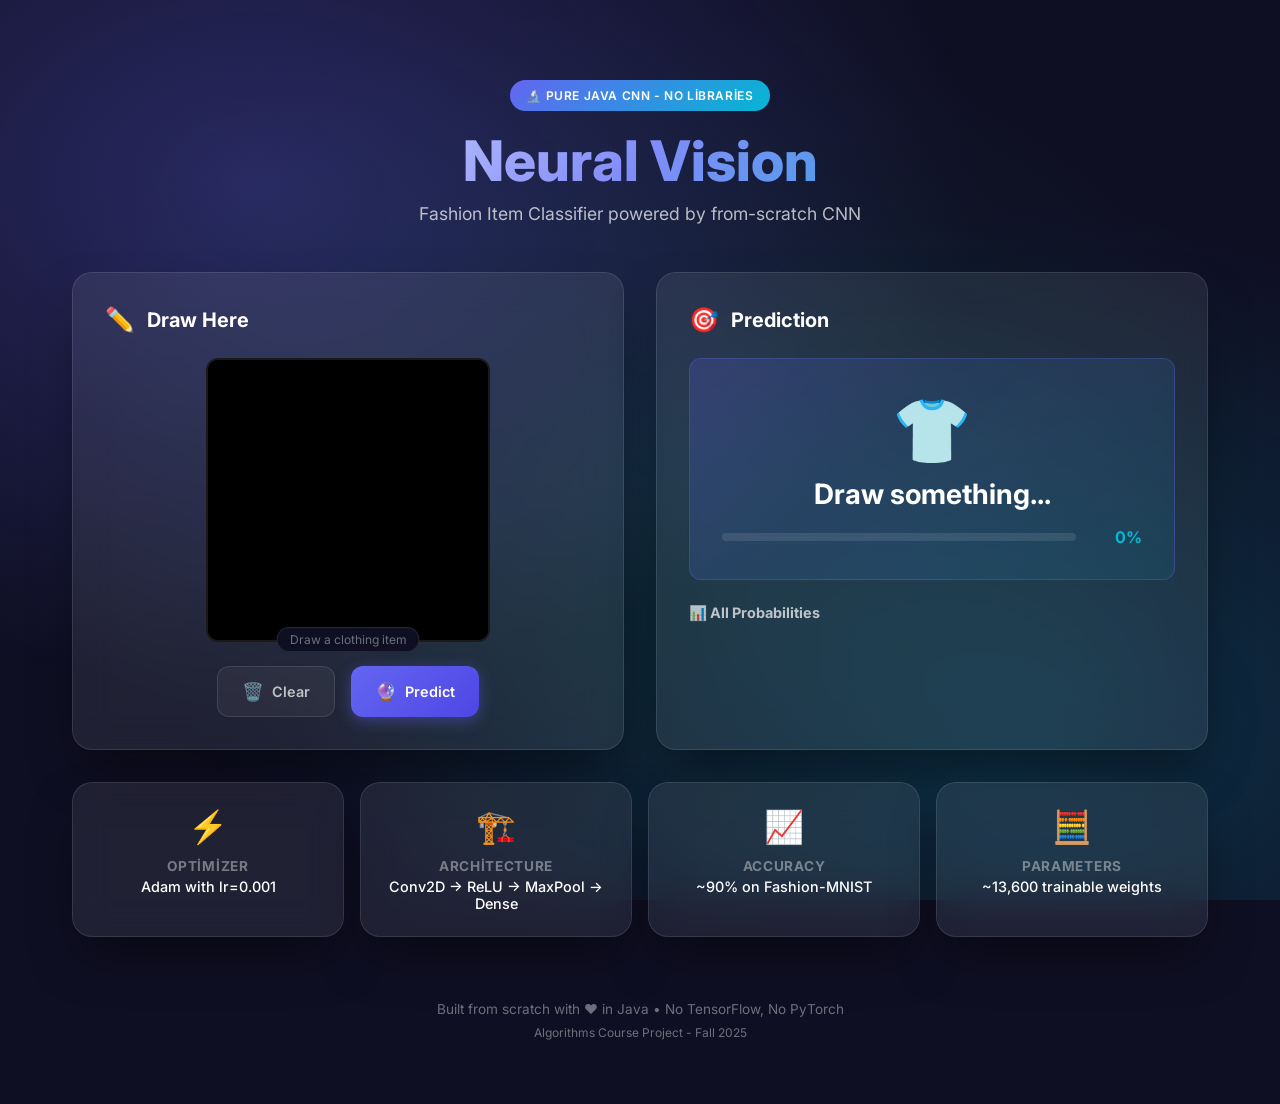
<file: index.html>
<!DOCTYPE html>
<html lang="tr">
<head>
    <meta charset="UTF-8">
    <meta name="viewport" content="width=device-width, initial-scale=1.0">
    <title>🧠 Neural Vision - AI Fashion Classifier</title>
    <link rel="stylesheet" href="style.css">
    <link href="https://fonts.googleapis.com/css2?family=Inter:wght@400;500;600;700;800&display=swap" rel="stylesheet">
</head>
<body>
    <div class="background-gradient"></div>
    
    <div class="container">
        <!-- Header -->
        <header class="hero">
            <div class="badge">🔬 Pure Java CNN - No Libraries</div>
            <h1>Neural Vision</h1>
            <p class="subtitle">Fashion Item Classifier powered by from-scratch CNN</p>
        </header>

        <!-- Main Content -->
        <main class="main-grid">
            <!-- Drawing Panel -->
            <section class="panel glass drawing-panel">
                <div class="panel-header">
                    <span class="panel-icon">✏️</span>
                    <h2>Draw Here</h2>
                </div>
                <div class="canvas-wrapper">
                    <canvas id="drawingCanvas" width="280" height="280"></canvas>
                    <div class="canvas-hint">Draw a clothing item</div>
                </div>
                <div class="controls">
                    <button id="clearBtn" class="btn btn-secondary">
                        <span class="btn-icon">🗑️</span> Clear
                    </button>
                    <button id="predictBtn" class="btn btn-primary">
                        <span class="btn-icon">🔮</span> Predict
                    </button>
                </div>
            </section>

            <!-- Results Panel -->
            <section class="panel glass results-panel">
                <div class="panel-header">
                    <span class="panel-icon">🎯</span>
                    <h2>Prediction</h2>
                </div>
                
                <div class="result-card" id="resultCard">
                    <div class="result-emoji" id="resultEmoji">👕</div>
                    <div class="result-label" id="predictedLabel">Draw something...</div>
                    <div class="confidence-wrapper">
                        <div class="confidence-bar">
                            <div class="confidence-fill" id="confidenceBar"></div>
                        </div>
                        <span class="confidence-text" id="confidenceValue">0%</span>
                    </div>
                </div>

                <div class="probabilities">
                    <h3>📊 All Probabilities</h3>
                    <ul id="probList" class="prob-list">
                        <!-- Filled by JS -->
                    </ul>
                </div>
            </section>
        </main>

        <!-- Info Cards -->
        <section class="info-grid">
            <div class="info-card glass">
                <div class="info-icon">⚡</div>
                <h3>Optimizer</h3>
                <p>Adam with lr=0.001</p>
            </div>
            <div class="info-card glass">
                <div class="info-icon">🏗️</div>
                <h3>Architecture</h3>
                <p>Conv2D → ReLU → MaxPool → Dense</p>
            </div>
            <div class="info-card glass">
                <div class="info-icon">📈</div>
                <h3>Accuracy</h3>
                <p>~90% on Fashion-MNIST</p>
            </div>
            <div class="info-card glass">
                <div class="info-icon">🧮</div>
                <h3>Parameters</h3>
                <p>~13,600 trainable weights</p>
            </div>
        </section>

        <!-- Footer -->
        <footer class="footer">
            <p>Built from scratch with ❤️ in Java • No TensorFlow, No PyTorch</p>
            <p class="footer-sub">Algorithms Course Project - Fall 2025</p>
        </footer>
    </div>

    <script src="script.js"></script>
</body>
</html>
</file>
<file: style.css>
/* =========================================
   Neural Vision - Modern Glassmorphism UI
   ========================================= */

:root {
    --primary: #6366f1;
    --primary-light: #818cf8;
    --primary-dark: #4f46e5;
    --accent: #06b6d4;
    --success: #10b981;
    --warning: #f59e0b;
    --bg-dark: #0f0f23;
    --bg-card: rgba(255, 255, 255, 0.05);
    --bg-glass: rgba(255, 255, 255, 0.08);
    --text-primary: #ffffff;
    --text-secondary: rgba(255, 255, 255, 0.7);
    --text-muted: rgba(255, 255, 255, 0.4);
    --border: rgba(255, 255, 255, 0.1);
    --shadow: 0 25px 50px -12px rgba(0, 0, 0, 0.5);
    --radius: 20px;
    --radius-sm: 12px;
}

* {
    margin: 0;
    padding: 0;
    box-sizing: border-box;
}

body {
    font-family: 'Inter', -apple-system, BlinkMacSystemFont, sans-serif;
    background: var(--bg-dark);
    color: var(--text-primary);
    min-height: 100vh;
    overflow-x: hidden;
}

/* Animated Gradient Background */
.background-gradient {
    position: fixed;
    top: 0;
    left: 0;
    width: 100%;
    height: 100%;
    background: 
        radial-gradient(ellipse at 20% 20%, rgba(99, 102, 241, 0.3) 0%, transparent 50%),
        radial-gradient(ellipse at 80% 80%, rgba(6, 182, 212, 0.2) 0%, transparent 50%),
        radial-gradient(ellipse at 50% 50%, rgba(16, 185, 129, 0.1) 0%, transparent 70%);
    animation: gradientShift 15s ease-in-out infinite;
    z-index: -1;
}

@keyframes gradientShift {
    0%, 100% { transform: scale(1) rotate(0deg); }
    50% { transform: scale(1.1) rotate(5deg); }
}

/* Container */
.container {
    max-width: 1200px;
    margin: 0 auto;
    padding: 2rem;
    position: relative;
}

/* Hero Header */
.hero {
    text-align: center;
    padding: 3rem 0;
}

.badge {
    display: inline-block;
    background: linear-gradient(135deg, var(--primary), var(--accent));
    color: white;
    padding: 0.5rem 1rem;
    border-radius: 50px;
    font-size: 0.75rem;
    font-weight: 600;
    text-transform: uppercase;
    letter-spacing: 0.05em;
    margin-bottom: 1rem;
    animation: pulse 2s ease-in-out infinite;
}

@keyframes pulse {
    0%, 100% { box-shadow: 0 0 0 0 rgba(99, 102, 241, 0.4); }
    50% { box-shadow: 0 0 0 15px rgba(99, 102, 241, 0); }
}

.hero h1 {
    font-size: 3.5rem;
    font-weight: 800;
    background: linear-gradient(135deg, #fff 0%, var(--primary-light) 50%, var(--accent) 100%);
    -webkit-background-clip: text;
    -webkit-text-fill-color: transparent;
    background-clip: text;
    margin-bottom: 0.5rem;
}

.subtitle {
    font-size: 1.1rem;
    color: var(--text-secondary);
}

/* Glass Panel */
.glass {
    background: var(--bg-glass);
    backdrop-filter: blur(20px);
    -webkit-backdrop-filter: blur(20px);
    border: 1px solid var(--border);
    border-radius: var(--radius);
    box-shadow: var(--shadow);
}

/* Main Grid */
.main-grid {
    display: grid;
    grid-template-columns: 1fr 1fr;
    gap: 2rem;
    margin-bottom: 2rem;
}

@media (max-width: 768px) {
    .main-grid {
        grid-template-columns: 1fr;
    }
}

/* Panel */
.panel {
    padding: 2rem;
}

.panel-header {
    display: flex;
    align-items: center;
    gap: 0.75rem;
    margin-bottom: 1.5rem;
}

.panel-icon {
    font-size: 1.5rem;
}

.panel-header h2 {
    font-size: 1.25rem;
    font-weight: 700;
}

/* Canvas */
.canvas-wrapper {
    position: relative;
    display: flex;
    justify-content: center;
    margin-bottom: 1.5rem;
}

canvas {
    border-radius: var(--radius-sm);
    cursor: crosshair;
    background: #000;
    border: 2px solid var(--border);
    transition: border-color 0.3s, box-shadow 0.3s;
}

canvas:hover {
    border-color: var(--primary);
    box-shadow: 0 0 30px rgba(99, 102, 241, 0.3);
}

.canvas-hint {
    position: absolute;
    bottom: -10px;
    left: 50%;
    transform: translateX(-50%);
    background: var(--bg-dark);
    padding: 0.25rem 0.75rem;
    border-radius: 20px;
    font-size: 0.75rem;
    color: var(--text-muted);
    border: 1px solid var(--border);
}

/* Buttons */
.controls {
    display: flex;
    gap: 1rem;
    justify-content: center;
}

.btn {
    display: flex;
    align-items: center;
    gap: 0.5rem;
    padding: 0.875rem 1.5rem;
    border: none;
    border-radius: var(--radius-sm);
    font-family: inherit;
    font-size: 0.9rem;
    font-weight: 600;
    cursor: pointer;
    transition: all 0.3s ease;
}

.btn-icon {
    font-size: 1.1rem;
}

.btn-primary {
    background: linear-gradient(135deg, var(--primary), var(--primary-dark));
    color: white;
    box-shadow: 0 4px 15px rgba(99, 102, 241, 0.4);
}

.btn-primary:hover {
    transform: translateY(-2px);
    box-shadow: 0 8px 25px rgba(99, 102, 241, 0.5);
}

.btn-secondary {
    background: var(--bg-card);
    color: var(--text-secondary);
    border: 1px solid var(--border);
}

.btn-secondary:hover {
    background: rgba(255, 255, 255, 0.1);
    color: var(--text-primary);
}

/* Result Card */
.result-card {
    background: linear-gradient(135deg, rgba(99, 102, 241, 0.2), rgba(6, 182, 212, 0.1));
    border-radius: var(--radius-sm);
    padding: 2rem;
    text-align: center;
    margin-bottom: 1.5rem;
    border: 1px solid rgba(99, 102, 241, 0.3);
    transition: all 0.5s ease;
}

.result-card.active {
    animation: resultPop 0.5s ease;
}

@keyframes resultPop {
    0% { transform: scale(0.95); }
    50% { transform: scale(1.02); }
    100% { transform: scale(1); }
}

.result-emoji {
    font-size: 4rem;
    margin-bottom: 0.5rem;
    animation: float 3s ease-in-out infinite;
}

@keyframes float {
    0%, 100% { transform: translateY(0); }
    50% { transform: translateY(-10px); }
}

.result-label {
    font-size: 1.75rem;
    font-weight: 700;
    color: white;
    margin-bottom: 1rem;
}

/* Confidence Bar */
.confidence-wrapper {
    display: flex;
    align-items: center;
    gap: 1rem;
}

.confidence-bar {
    flex: 1;
    height: 8px;
    background: rgba(255, 255, 255, 0.1);
    border-radius: 4px;
    overflow: hidden;
}

.confidence-fill {
    height: 100%;
    width: 0%;
    background: linear-gradient(90deg, var(--primary), var(--accent));
    border-radius: 4px;
    transition: width 0.5s ease;
}

.confidence-text {
    font-weight: 700;
    color: var(--accent);
    min-width: 50px;
    text-align: right;
}

/* Probabilities */
.probabilities h3 {
    font-size: 0.9rem;
    color: var(--text-secondary);
    margin-bottom: 1rem;
}

.prob-list {
    list-style: none;
}

.prob-list li {
    display: flex;
    justify-content: space-between;
    align-items: center;
    padding: 0.75rem 1rem;
    margin-bottom: 0.5rem;
    background: rgba(255, 255, 255, 0.03);
    border-radius: var(--radius-sm);
    font-size: 0.9rem;
    color: var(--text-secondary);
    transition: all 0.3s ease;
}

.prob-list li:hover {
    background: rgba(255, 255, 255, 0.08);
}

.prob-list li.top {
    background: linear-gradient(135deg, rgba(99, 102, 241, 0.3), rgba(6, 182, 212, 0.2));
    color: white;
    font-weight: 600;
}

/* Info Grid */
.info-grid {
    display: grid;
    grid-template-columns: repeat(4, 1fr);
    gap: 1rem;
    margin-bottom: 2rem;
}

@media (max-width: 768px) {
    .info-grid {
        grid-template-columns: repeat(2, 1fr);
    }
}

.info-card {
    padding: 1.5rem;
    text-align: center;
    transition: transform 0.3s ease;
}

.info-card:hover {
    transform: translateY(-5px);
}

.info-icon {
    font-size: 2rem;
    margin-bottom: 0.75rem;
}

.info-card h3 {
    font-size: 0.85rem;
    color: var(--text-muted);
    text-transform: uppercase;
    letter-spacing: 0.05em;
    margin-bottom: 0.25rem;
}

.info-card p {
    font-size: 0.9rem;
    color: var(--text-primary);
    font-weight: 500;
}

/* Footer */
.footer {
    text-align: center;
    padding: 2rem 0;
    color: var(--text-muted);
    font-size: 0.85rem;
}

.footer-sub {
    margin-top: 0.5rem;
    font-size: 0.75rem;
}

/* Loading Animation */
.loading {
    position: relative;
}

.loading::after {
    content: '';
    position: absolute;
    inset: 0;
    background: linear-gradient(90deg, transparent, rgba(255,255,255,0.1), transparent);
    animation: shimmer 1.5s infinite;
}

@keyframes shimmer {
    0% { transform: translateX(-100%); }
    100% { transform: translateX(100%); }
}
</file>
